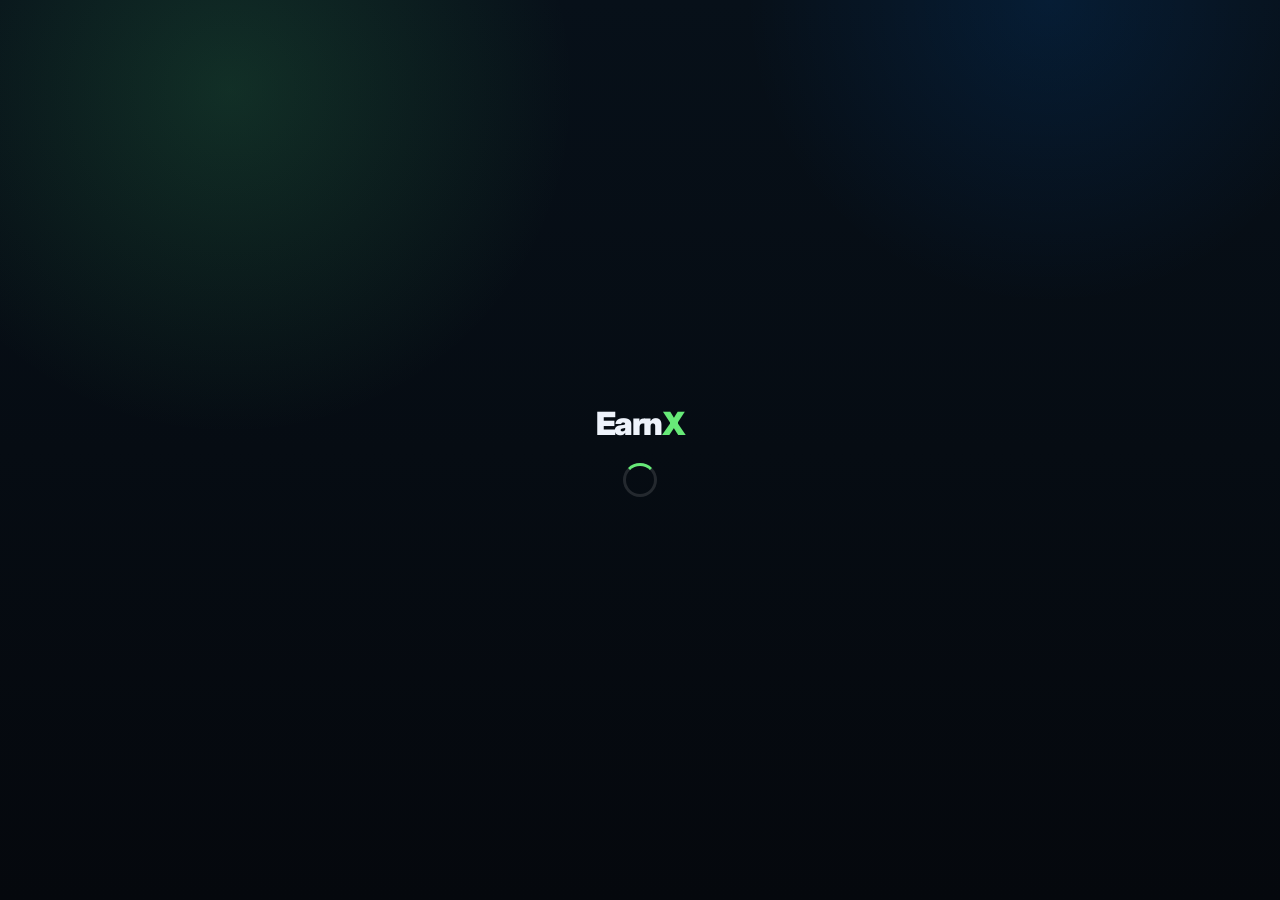
<file: index.html>
<!DOCTYPE html>
<html lang="en">
<head>
  <meta charset="UTF-8" />
  <meta name="viewport" content="width=device-width, initial-scale=1, viewport-fit=cover" />
  <title>EarnX</title>
  <meta name="description" content="EarnX premium creator platform" />
  <meta name="theme-color" content="#0a0a0a" />
  <link rel="preconnect" href="https://fonts.googleapis.com" />
  <link rel="preconnect" href="https://fonts.gstatic.com" crossorigin />
  <link href="https://fonts.googleapis.com/css2?family=Inter:wght@300;400;500;600;700;800;900&display=swap" rel="stylesheet" />
 <link rel="stylesheet" href="./styles.css?v=pro6" />
<script src="./script.js?v=pro6"></script>
<body class="dark-theme">
  <div id="app"></div>
  <script src="./script.js?v=pro1"></script>
</body>
</html>
</file>
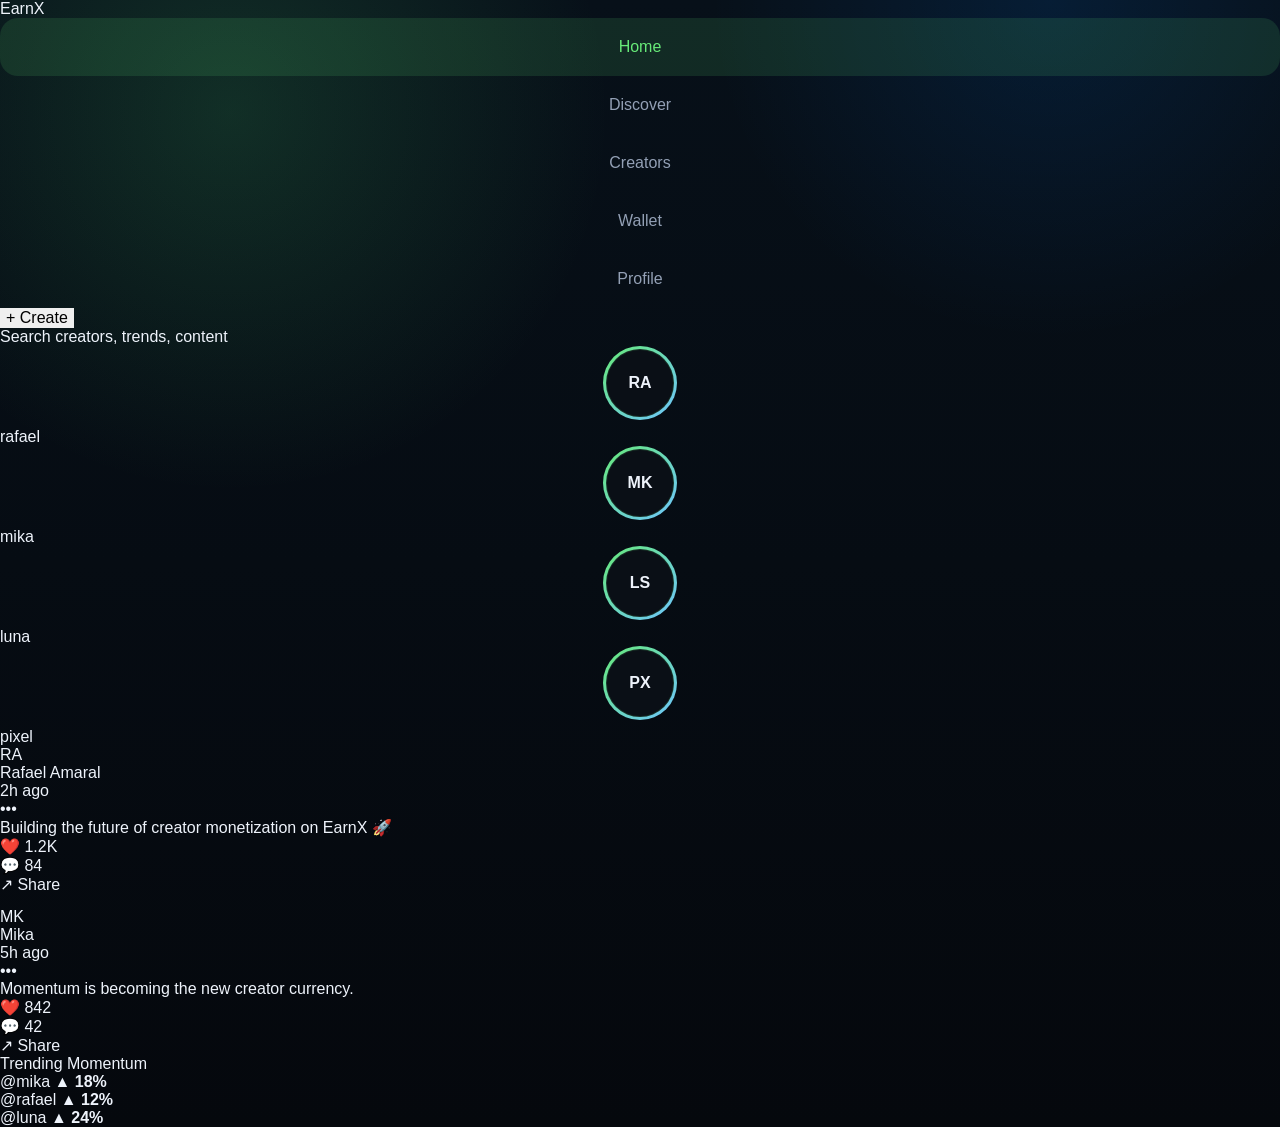
<file: mockindex.html>
<!DOCTYPE html>
<html lang="en">
<head>
  <meta charset="UTF-8"/>
  <meta name="viewport" content="width=device-width, initial-scale=1.0"/>

  <title>EarnX Mock</title>

  <link rel="stylesheet" href="./styles.css"/>
</head>
<body>

  <div class="app-layout">

    <!-- SIDEBAR -->

    <aside class="sidebar">

      <div class="logo">
        EarnX
      </div>

      <nav class="nav">

        <div class="nav-item active">
          Home
        </div>

        <div class="nav-item">
          Discover
        </div>

        <div class="nav-item">
          Creators
        </div>

        <div class="nav-item">
          Wallet
        </div>

        <div class="nav-item">
          Profile
        </div>

      </nav>

      <button class="create-btn">
        + Create
      </button>

    </aside>

    <!-- MAIN -->

    <main class="main-feed">

      <!-- SEARCH -->

      <div class="searchbar">
        Search creators, trends, content
      </div>

      <!-- STORIES -->

      <section class="stories">

        <div class="story">
          <div class="story-ring">
            <div class="story-avatar">RA</div>
          </div>

          <span>rafael</span>
        </div>

        <div class="story">
          <div class="story-ring">
            <div class="story-avatar">MK</div>
          </div>

          <span>mika</span>
        </div>

        <div class="story">
          <div class="story-ring">
            <div class="story-avatar">LS</div>
          </div>

          <span>luna</span>
        </div>

        <div class="story">
          <div class="story-ring">
            <div class="story-avatar">PX</div>
          </div>

          <span>pixel</span>
        </div>

      </section>

      <!-- FEED -->

      <section class="feed">

        <article class="post-card">

          <div class="post-header">

            <div class="post-user">

              <div class="avatar">
                RA
              </div>

              <div>

                <div class="username">
                  Rafael Amaral
                </div>

                <div class="post-time">
                  2h ago
                </div>

              </div>

            </div>

            <div class="post-menu">
              •••
            </div>

          </div>

          <div class="post-content">
            Building the future of creator monetization on EarnX 🚀
          </div>

          <div class="post-image"></div>

          <div class="post-actions">

            <div class="action">
              ❤️ 1.2K
            </div>

            <div class="action">
              💬 84
            </div>

            <div class="action">
              ↗ Share
            </div>

          </div>

        </article>

        <article class="post-card">

          <div class="post-header">

            <div class="post-user">

              <div class="avatar alt">
                MK
              </div>

              <div>

                <div class="username">
                  Mika
                </div>

                <div class="post-time">
                  5h ago
                </div>

              </div>

            </div>

            <div class="post-menu">
              •••
            </div>

          </div>

          <div class="post-content">
            Momentum is becoming the new creator currency.
          </div>

          <div class="post-image second"></div>

          <div class="post-actions">

            <div class="action">
              ❤️ 842
            </div>

            <div class="action">
              💬 42
            </div>

            <div class="action">
              ↗ Share
            </div>

          </div>

        </article>

      </section>

    </main>

    <!-- RIGHT PANEL -->

    <aside class="right-panel">

      <div class="panel-card">

        <div class="panel-title">
          Trending Momentum
        </div>

        <div class="trend-card">
          <span>@mika</span>
          <strong>▲ 18%</strong>
        </div>

        <div class="trend-card">
          <span>@rafael</span>
          <strong>▲ 12%</strong>
        </div>

        <div class="trend-card">
          <span>@luna</span>
          <strong>▲ 24%</strong>
        </div>

      </div>

    </aside>

  </div>

  <script src="./script.js"></script>

</body>
</html>
</file>
<file: styles.css>
/* =========================================================
   EARNX — MASTER CSS
   Real shell · auth · app · themes · premium UI
========================================================= */

*,
*::before,
*::after {
  box-sizing: border-box;
}

:root {
  --bg: #06090f;
  --bg-2: #0b1018;
  --bg-3: #121927;
  --bg-4: #182133;

  --text: #eef3fb;
  --muted: #93a0b5;
  --line: rgba(255, 255, 255, 0.08);

  --accent: #67ea78;
  --accent-2: #4ddc77;
  --accent-soft: rgba(103, 234, 120, 0.12);

  --danger: #ff6b81;
  --warning: #f2c86b;
  --info: #71a8ff;

  --radius-xl: 28px;
  --radius-lg: 22px;
  --radius-md: 18px;
  --radius-sm: 14px;

  --shadow: 0 24px 70px rgba(0, 0, 0, 0.42);
  --nav-h: 88px;
}

body.light-theme {
  --bg: #f5f7fb;
  --bg-2: #ffffff;
  --bg-3: #eef2f8;
  --bg-4: #e7edf6;
  --text: #0f172a;
  --muted: #667085;
  --line: rgba(15, 23, 42, 0.08);
  --accent: #28b463;
  --accent-2: #21a657;
  --accent-soft: rgba(40, 180, 99, 0.12);
  --shadow: 0 18px 46px rgba(15, 23, 42, 0.10);
}

body.pink-theme {
  --bg: #170c13;
  --bg-2: #22111c;
  --bg-3: #2e1726;
  --bg-4: #3a2030;
  --text: #ffeaf4;
  --muted: #d2a7bb;
  --line: rgba(255, 255, 255, 0.08);
  --accent: #ff73b8;
  --accent-2: #ff4fa3;
  --accent-soft: rgba(255, 115, 184, 0.13);
  --shadow: 0 24px 70px rgba(0, 0, 0, 0.48);
}

html,
body {
  margin: 0;
  min-height: 100%;
  font-family: "Inter", -apple-system, BlinkMacSystemFont, "Segoe UI", sans-serif;
  -webkit-font-smoothing: antialiased;
  text-rendering: optimizeLegibility;
}

body {
  background:
    radial-gradient(circle at 18% 10%, rgba(79, 228, 122, 0.15), transparent 26%),
    radial-gradient(circle at 82% 0%, rgba(0, 123, 255, 0.12), transparent 22%),
    linear-gradient(180deg, #071019 0%, #05080d 100%);
  color: var(--text);
  overflow-x: hidden;
  opacity: 0;
  transition: opacity .3s ease;
}

body.light-theme {
  background:
    radial-gradient(circle at 18% 10%, rgba(40, 180, 99, 0.08), transparent 26%),
    radial-gradient(circle at 82% 0%, rgba(0, 123, 255, 0.07), transparent 22%),
    linear-gradient(180deg, #f8fbff 0%, #eef3f9 100%);
}

body.pink-theme {
  background:
    radial-gradient(circle at 18% 10%, rgba(255, 115, 184, 0.16), transparent 26%),
    radial-gradient(circle at 82% 0%, rgba(145, 80, 255, 0.12), transparent 22%),
    linear-gradient(180deg, #1a0c16 0%, #12070e 100%);
}

img {
  max-width: 100%;
  display: block;
}

button,
input,
textarea,
select {
  font: inherit;
}

button {
  border: none;
  cursor: pointer;
}

a {
  color: inherit;
  text-decoration: none;
}

input,
textarea,
select {
  width: 100%;
  min-height: 58px;
  padding: 0 18px;
  border-radius: 18px;
  border: 1px solid var(--line);
  background: linear-gradient(180deg, rgba(24, 31, 46, 0.82), rgba(21, 28, 42, 0.90));
  color: var(--text);
  outline: none;
}

body.light-theme input,
body.light-theme textarea,
body.light-theme select {
  background: linear-gradient(180deg, rgba(255,255,255,0.98), rgba(245,248,252,0.96));
}

input::placeholder,
textarea::placeholder {
  color: var(--muted);
}

input:focus,
textarea:focus,
select:focus {
  border-color: rgba(103, 234, 120, 0.30);
  box-shadow: 0 0 0 4px rgba(103, 234, 120, 0.08);
}

#app {
  min-height: 100vh;
}

/* loading */

.loading-screen {
  min-height: 100vh;
  display: flex;
  flex-direction: column;
  gap: 18px;
  align-items: center;
  justify-content: center;
}

.loading-brand {
  font-size: 2rem;
  font-weight: 900;
  letter-spacing: -0.05em;
}

.loading-brand span {
  color: var(--accent);
}

.spinner {
  width: 34px;
  height: 34px;
  border-radius: 999px;
  border: 3px solid rgba(255,255,255,0.12);
  border-top-color: var(--accent);
  animation: spin .9s linear infinite;
}

@keyframes spin {
  to {
    transform: rotate(360deg);
  }
}

/* auth */

.auth-wrap {
  min-height: 100vh;
  padding: 28px 18px 40px;
  display: flex;
  align-items: center;
  justify-content: center;
}

.auth-card {
  width: min(100%, 860px);
  border-radius: 34px;
  padding: 30px 22px 24px;
  background: linear-gradient(180deg, rgba(9, 14, 22, 0.94), rgba(6, 10, 17, 0.96));
  border: 1px solid var(--line);
  box-shadow: var(--shadow);
  position: relative;
  overflow: hidden;
}

.auth-card::before {
  content: "";
  position: absolute;
  inset: 0;
  background:
    radial-gradient(circle at 0% 0%, rgba(103, 234, 120, 0.09), transparent 28%),
    radial-gradient(circle at 100% 0%, rgba(30, 91, 255, 0.09), transparent 22%);
  pointer-events: none;
}

.auth-brand,
.auth-tagline,
.auth-copy,
.auth-tabs,
#auth-form {
  position: relative;
  z-index: 1;
}

.auth-brand {
  display: flex;
  align-items: center;
  gap: 18px;
  font-size: 0;
  margin-bottom: 16px;
}

.auth-brand::before {
  content: "X";
  width: 70px;
  height: 70px;
  border-radius: 22px;
  display: grid;
  place-items: center;
  background: linear-gradient(135deg, var(--accent), var(--accent-2));
  color: #08120b;
  font-size: 2rem;
  font-weight: 900;
  box-shadow: 0 18px 40px rgba(103, 234, 120, 0.16);
  flex-shrink: 0;
}

.auth-brand::after {
  content: "EarnX";
  font-size: 2.1rem;
  font-weight: 900;
  letter-spacing: -0.05em;
  color: var(--text);
}

.auth-tagline {
  max-width: 720px;
  font-size: clamp(2rem, 4vw, 3.5rem);
  line-height: 1.08;
  font-weight: 900;
  letter-spacing: -0.06em;
  margin-bottom: 12px;
}

.auth-copy {
  color: var(--muted);
  font-size: 1rem;
  line-height: 1.7;
  max-width: 700px;
  margin-bottom: 22px;
}

.auth-tabs {
  display: flex;
  gap: 10px;
  margin-bottom: 24px;
}

.auth-tab {
  min-height: 40px;
  padding: 10px 16px;
  border-radius: 999px;
  background: rgba(255,255,255,0.03);
  border: 1px solid var(--line);
  color: var(--muted);
  font-size: .88rem;
  font-weight: 800;
  transition: .18s ease;
}

.auth-tab.active {
  color: var(--accent);
  background: var(--accent-soft);
  border-color: rgba(103, 234, 120, 0.2);
}

#auth-form {
  width: min(100%, 700px);
  padding: 30px 24px 24px;
  border-radius: 28px;
  background: linear-gradient(180deg, rgba(5, 10, 18, 0.94), rgba(7, 12, 20, 0.97));
  border: 1px solid rgba(255,255,255,0.06);
}

.auth-form-title {
  font-size: 2rem;
  font-weight: 900;
  letter-spacing: -0.05em;
  margin: 0 0 6px;
}

.auth-form-subtitle {
  color: var(--muted);
  margin: 0 0 22px;
  font-size: 1rem;
}

.field {
  margin-bottom: 16px;
}

.field label {
  display: block;
  margin-bottom: 10px;
  font-size: .96rem;
  font-weight: 800;
  color: var(--text);
}

/* common ui */

.btn-primary,
.btn-secondary,
.btn-danger,
.btn-wallet,
.btn-follow,
.theme-swatch,
.settings-action-btn {
  min-height: 52px;
  padding: 0 18px;
  border-radius: 18px;
  font-weight: 800;
}

.btn-primary {
  width: 100%;
  margin-top: 10px;
  border-radius: 999px;
  background: linear-gradient(135deg, var(--accent), var(--accent-2));
  color: #08120b;
  font-size: 1.06rem;
  font-weight: 900;
  box-shadow: 0 18px 34px rgba(103, 234, 120, 0.16);
}

.btn-secondary,
.btn-wallet,
.settings-action-btn,
.theme-swatch {
  background: rgba(255,255,255,0.04);
  color: var(--text);
  border: 1px solid var(--line);
}

.btn-danger {
  background: rgba(255,255,255,0.04);
  color: #ff8ea0;
  border: 1px solid var(--line);
  width: 100%;
}

.page {
  padding: 22px 18px calc(var(--nav-h) + 24px);
  max-width: 1080px;
  margin: 0 auto;
}

.page-header {
  display: flex;
  justify-content: space-between;
  gap: 14px;
  align-items: flex-start;
  margin-bottom: 18px;
}

.page-title {
  font-size: 1.65rem;
  font-weight: 900;
  letter-spacing: -0.05em;
}

.page-subtitle {
  color: var(--muted);
  margin-top: 6px;
  line-height: 1.5;
}

.home-top {
  display: flex;
  justify-content: space-between;
  gap: 14px;
  align-items: center;
  margin-bottom: 20px;
}

.home-greeting {
  color: var(--muted);
  font-size: 0.88rem;
}

.home-name {
  font-size: 2rem;
  font-weight: 900;
  letter-spacing: -0.05em;
}

.home-name span {
  color: var(--accent);
}

.avatar-btn,
.profile-avatar,
.creator-avatar-lg,
.story-avatar {
  border-radius: 50%;
  overflow: hidden;
  display: grid;
  place-items: center;
  font-weight: 900;
  color: var(--text);
  background: linear-gradient(135deg, rgba(103, 234, 120, 0.12), rgba(103, 234, 120, 0.05));
  border: 1px solid rgba(103, 234, 120, 0.14);
}

.avatar-btn {
  width: 56px;
  height: 56px;
  flex-shrink: 0;
  background: linear-gradient(135deg, rgba(103, 234, 120, 0.18), rgba(103, 234, 120, 0.05));
}

.stats-row,
.wallet-actions,
.market-grid {
  display: grid;
  gap: 12px;
  margin-bottom: 22px;
}

.stats-row {
  grid-template-columns: repeat(3, 1fr);
}

.stat-card,
.wallet-card,
.creator-card,
.empty-state,
.tx-list,
.message-list,
.settings-list,
.profile-info,
.top-card,
.panel {
  background: linear-gradient(180deg, rgba(11, 16, 24, 0.92), rgba(8, 12, 20, 0.96));
  border: 1px solid var(--line);
  border-radius: 24px;
  box-shadow: var(--shadow);
}

body.light-theme .stat-card,
body.light-theme .wallet-card,
body.light-theme .creator-card,
body.light-theme .empty-state,
body.light-theme .tx-list,
body.light-theme .message-list,
body.light-theme .settings-list,
body.light-theme .profile-info,
body.light-theme .top-card,
body.light-theme .panel {
  background: linear-gradient(180deg, rgba(255,255,255,0.98), rgba(247,250,254,0.96));
}

.stat-card,
.top-card {
  padding: 18px 16px;
}

.stat-value,
.top-value {
  font-size: 1.3rem;
  font-weight: 900;
}

.stat-value.accent,
.top-value.positive,
.market-up {
  color: var(--accent);
}

.section-label,
.wallet-label,
.wallet-sub,
.settings-desc,
.profile-stat-label,
.creator-handle,
.creator-bio,
.profile-handle,
.profile-bio,
.top-meta,
.market-symbol {
  color: var(--muted);
}

.section-label {
  margin-bottom: 12px;
  font-size: 0.86rem;
  font-weight: 800;
  letter-spacing: 0.02em;
}

.stories-strip {
  display: flex;
  gap: 14px;
  overflow-x: auto;
  padding: 6px 0 16px;
  scrollbar-width: none;
}

.stories-strip::-webkit-scrollbar {
  display: none;
}

.story-item {
  min-width: 84px;
  text-align: center;
}

.story-ring {
  width: 74px;
  height: 74px;
  border-radius: 50%;
  padding: 3px;
  background: linear-gradient(135deg, var(--accent), #6ec5ff);
  margin: 0 auto 8px;
}

.story-ring.seen {
  background: linear-gradient(135deg, rgba(255,255,255,0.14), rgba(255,255,255,0.06));
}

.story-avatar {
  width: 100%;
  height: 100%;
  background: #0a0f16;
}

.story-name {
  display: block;
  font-size: .74rem;
  color: var(--muted);
}

.feed,
.creator-grid,
.tx-list,
.message-list {
  display: grid;
  gap: 14px;
}

.empty-state {
  padding: 28px 20px;
  text-align: center;
}

.empty-icon {
  font-size: 1.8rem;
  margin-bottom: 10px;
  color: var(--accent);
}

.empty-title {
  font-size: 1.05rem;
  font-weight: 900;
  margin-bottom: 6px;
}

.empty-desc {
  color: var(--muted);
  line-height: 1.55;
}

.search-bar {
  position: relative;
  margin-bottom: 18px;
}

.search-bar input {
  padding-left: 52px;
}

.search-icon {
  position: absolute;
  top: 50%;
  left: 18px;
  width: 18px;
  height: 18px;
  transform: translateY(-50%);
  color: var(--muted);
}

.creator-grid,
.market-grid {
  grid-template-columns: 1fr;
}

.creator-card {
  padding: 22px 18px;
  text-align: center;
}

.creator-avatar-lg {
  width: 84px;
  height: 84px;
  margin: 0 auto 14px;
  border-radius: 24px;
}

.creator-name {
  font-weight: 900;
  font-size: 1.1rem;
  margin-bottom: 4px;
}

.verified-badge,
.chip {
  display: inline-flex;
  align-items: center;
  justify-content: center;
  gap: 6px;
  min-height: 30px;
  padding: 7px 12px;
  border-radius: 999px;
  background: var(--accent-soft);
  color: var(--accent);
  border: 1px solid rgba(103, 234, 120, 0.2);
  font-size: .76rem;
  font-weight: 800;
}

.profile-cover {
  height: 200px;
  border-radius: 0 0 28px 28px;
  overflow: hidden;
  background:
    radial-gradient(circle at top left, rgba(103, 234, 120, 0.14), transparent 32%),
    linear-gradient(180deg, #0e1624, #09111b);
}

.profile-cover img,
.profile-avatar img,
.creator-avatar-lg img,
.story-avatar img,
.avatar-btn img {
  width: 100%;
  height: 100%;
  object-fit: cover;
}

.profile-cover-glow {
  width: 100%;
  height: 100%;
  background:
    radial-gradient(circle at 20% 0%, rgba(103, 234, 120, 0.14), transparent 30%),
    radial-gradient(circle at 100% 0%, rgba(59, 130, 246, 0.14), transparent 26%);
}

.profile-info {
  margin-top: -38px;
  padding: 0 20px 24px;
}

.profile-avatar-row {
  display: flex;
  align-items: flex-end;
  justify-content: space-between;
  gap: 14px;
}

.profile-avatar {
  width: 92px;
  height: 92px;
  border-radius: 28px;
  margin-top: -18px;
  border: 3px solid #0a1018;
  background: linear-gradient(135deg, rgba(103, 234, 120, 0.16), rgba(103, 234, 120, 0.05));
}

.profile-name {
  margin-top: 14px;
  font-size: 1.7rem;
  font-weight: 900;
  letter-spacing: -0.05em;
}

.profile-meta {
  display: flex;
  gap: 10px;
  flex-wrap: wrap;
  margin-top: 12px;
}

.profile-meta-item {
  display: inline-flex;
  align-items: center;
  gap: 6px;
  color: var(--muted);
  font-size: .83rem;
}

.profile-bio {
  margin-top: 14px;
  line-height: 1.6;
}

.profile-stats {
  display: grid;
  grid-template-columns: repeat(3, 1fr);
  gap: 10px;
  margin-top: 18px;
}

.profile-stat {
  padding: 16px 12px;
  border-radius: 18px;
  background: rgba(255,255,255,0.03);
  border: 1px solid var(--line);
  text-align: center;
}

.profile-stat-val {
  font-size: 1.12rem;
  font-weight: 900;
}

.profile-divider {
  height: 1px;
  margin: 18px 0;
  background: var(--line);
}

.wallet-card {
  padding: 24px 20px;
  margin-bottom: 16px;
}

.wallet-amount {
  margin-top: 10px;
  font-size: 2rem;
  font-weight: 900;
}

.wallet-amount span {
  font-size: 1.1rem;
  opacity: .9;
}

.wallet-actions {
  grid-template-columns: 1fr 1fr;
}

.settings-list {
  padding: 22px 18px;
}

.settings-section-label {
  font-size: .78rem;
  font-weight: 900;
  letter-spacing: .08em;
  text-transform: uppercase;
  color: var(--accent);
  margin: 6px 0 14px;
}

.settings-row {
  display: flex;
  align-items: center;
  justify-content: space-between;
  gap: 14px;
  padding: 16px 0;
  border-bottom: 1px solid var(--line);
}

.settings-row:last-child {
  border-bottom: none;
}

.settings-icon {
  width: 42px;
  height: 42px;
  border-radius: 14px;
  display: grid;
  place-items: center;
  background: rgba(255,255,255,0.04);
  color: var(--accent);
  flex-shrink: 0;
}

.settings-text {
  flex: 1;
  min-width: 0;
}

.settings-label {
  font-weight: 800;
}

.theme-picker {
  display: flex;
  gap: 8px;
  flex-wrap: wrap;
  margin-top: 8px;
}

.theme-swatch.active {
  background: var(--accent-soft);
  color: var(--accent);
  border-color: rgba(103, 234, 120, 0.2);
}

.market-row {
  display: grid;
  grid-template-columns: 1.2fr .9fr .9fr .9fr;
  gap: 10px;
  align-items: center;
  padding: 14px 16px;
  border-radius: 18px;
  border: 1px solid var(--line);
  background: rgba(255,255,255,0.03);
}

.market-name {
  font-weight: 800;
}

.market-num {
  font-weight: 800;
  text-align: right;
}

.bottom-nav {
  position: fixed;
  left: 0;
  right: 0;
  bottom: 0;
  z-index: 1000;
  display: grid;
  grid-template-columns: repeat(5, 1fr);
  gap: 6px;
  padding: 10px 10px calc(10px + env(safe-area-inset-bottom));
  background: rgba(8, 11, 16, 0.92);
  backdrop-filter: blur(18px);
  -webkit-backdrop-filter: blur(18px);
  border-top: 1px solid var(--line);
  box-shadow: 0 -12px 30px rgba(0, 0, 0, 0.3);
}

.nav-item {
  min-height: 58px;
  padding: 8px 6px;
  border-radius: 18px;
  display: flex;
  flex-direction: column;
  align-items: center;
  justify-content: center;
  gap: 4px;
  color: var(--muted);
  background: transparent;
}

.nav-item svg {
  width: 18px;
  height: 18px;
}

.nav-item.active {
  color: var(--accent);
  background: var(--accent-soft);
}

.nav-label {
  font-size: .75rem;
  font-weight: 800;
}

@media (min-width: 768px) {
  .auth-card {
    padding: 40px 34px 30px;
  }

  .creator-grid,
  .market-grid {
    grid-template-columns: 1fr 1fr;
  }

  .bottom-nav {
    left: 50%;
    right: auto;
    width: min(880px, calc(100% - 24px));
    transform: translateX(-50%);
    border-radius: 24px 24px 0 0;
  }
}
.btn-secondary.active {
  border: 1px solid #00ff88;
  box-shadow: 0 0 10px rgba(0,255,136,0.4);
  color: #00ff88;
}
.trend-strip {
  display: flex;
  gap: 12px;
  overflow-x: auto;
  padding: 4px 0 18px;
  scrollbar-width: none;
}

.trend-strip::-webkit-scrollbar {
  display: none;
}

.trend-mini-card {
  min-width: 220px;
  padding: 14px;
  border-radius: 18px;
  background: rgba(255,255,255,0.035);
  border: 1px solid var(--line);
  display: grid;
  grid-template-columns: 1fr 86px auto;
  align-items: center;
  gap: 10px;
}

.trend-mini-name {
  font-weight: 900;
  font-size: .9rem;
  white-space: nowrap;
  overflow: hidden;
  text-overflow: ellipsis;
}

.trend-mini-symbol {
  color: var(--muted);
  font-size: .74rem;
  margin-top: 3px;
}

.trend-sparkline {
  width: 86px;
  height: 36px;
}

.trend-sparkline polyline {
  fill: none;
  stroke: var(--accent);
  stroke-width: 5;
  stroke-linecap: round;
  stroke-linejoin: round;
}

.trend-mini-score {
  font-weight: 900;
  font-size: .85rem;
  color: var(--muted);
}
/* =========================
   PROFILE THEME FIX
========================= */

.profile-cover {
  background:
    radial-gradient(circle at top left, var(--accent-soft), transparent 32%),
    linear-gradient(180deg, var(--bg-3), var(--bg-2));
}

.profile-cover-glow {
  background:
    radial-gradient(circle at 20% 0%, var(--accent-soft), transparent 30%),
    radial-gradient(circle at 100% 0%, rgba(255,255,255,0.06), transparent 26%);
}

.profile-info {
  background: linear-gradient(180deg, var(--bg-2), var(--bg));
  border: 1px solid var(--line);
  box-shadow: var(--shadow);
}

.profile-stat {
  background: rgba(255,255,255,0.035);
  border: 1px solid var(--line);
}

.wallet-card {
  background: linear-gradient(180deg, var(--bg-2), var(--bg-3));
  border: 1px solid var(--line);
}

body.pink-theme .profile-info,
body.pink-theme .wallet-card,
body.pink-theme .profile-stat {
  background: linear-gradient(180deg, rgba(34,17,28,0.96), rgba(23,12,19,0.96));
}

body.light-theme .profile-info,
body.light-theme .wallet-card,
body.light-theme .profile-stat {
  background: linear-gradient(180deg, rgba(255,255,255,0.98), rgba(247,250,254,0.96));
}
</file>
